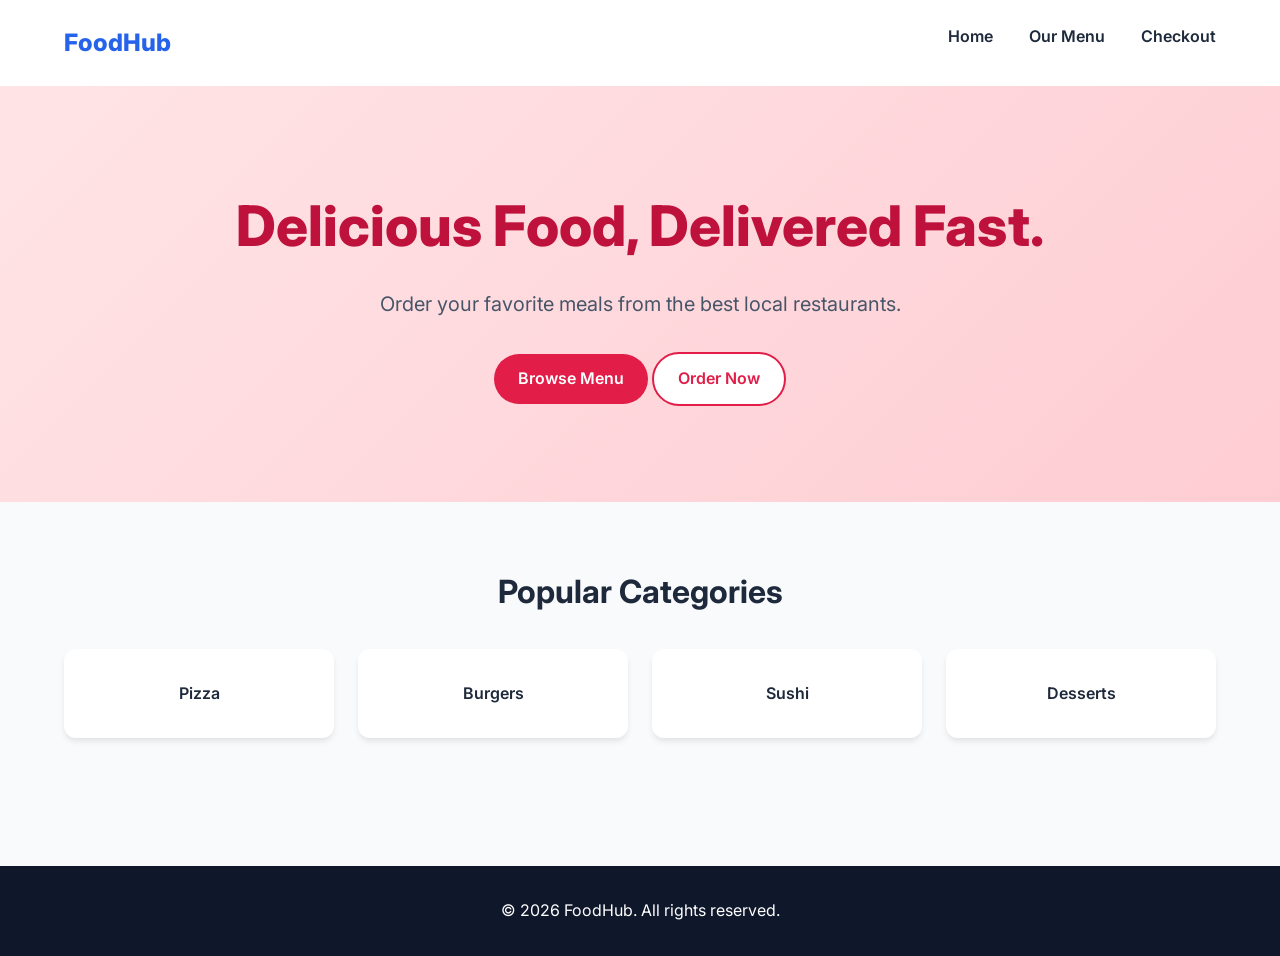
<file: index.html>
<!DOCTYPE html>
<html lang="en">
<head>
    <meta charset="UTF-8">
    <meta name="viewport" content="width=device-width, initial-scale=1.0">
    <title>FoodHub | Food Delivery Platform</title>
    <link href="https://fonts.googleapis.com/css2?family=Inter:wght@400;600;800&display=swap" rel="stylesheet">
    <link rel="stylesheet" href="style.css">
</head>
<body>
    <nav class="navbar">
        <div class="logo">FoodHub</div>
        <div class="nav-links">
            <a href="index.html">Home</a>
            <a href="menu.html">Our Menu</a>
            <a href="checkout.html">Checkout</a>
        </div>
    </nav>

    <header class="hero" style="background: linear-gradient(135deg, #ffe4e6 0%, #fecdd3 100%);">
        <div class="hero-content">
            <h1 style="color: #be123c;">Delicious Food, Delivered Fast.</h1>
            <p>Order your favorite meals from the best local restaurants.</p>
            <div class="cta-buttons">
                <a href="menu.html" class="btn btn-primary" style="background: #e11d48;">Browse Menu</a>
                <a href="checkout.html" class="btn btn-secondary" style="color: #e11d48; border-color: #e11d48;">Order Now</a>
            </div>
        </div>
    </header>

    <section class="categories">
        <h2>Popular Categories</h2>
        <div class="category-grid">
            <div class="category-card">Pizza</div>
            <div class="category-card">Burgers</div>
            <div class="category-card">Sushi</div>
            <div class="category-card">Desserts</div>
        </div>
    </section>

    <footer>
        <p>&copy; 2026 FoodHub. All rights reserved.</p>
    </footer>
</body>
</html>
</file>
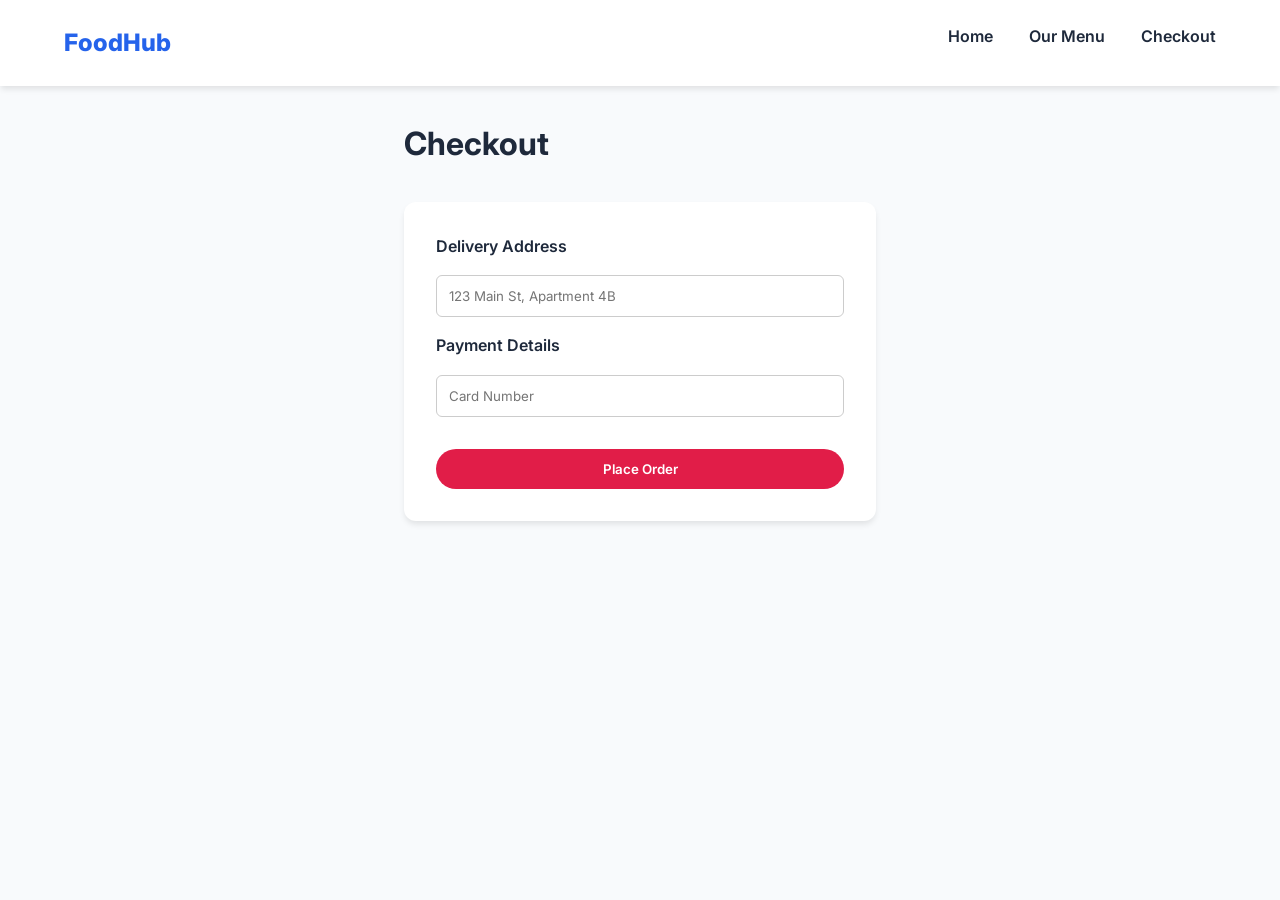
<file: checkout.html>
<!DOCTYPE html>
<html lang="en">
<head>
    <meta charset="UTF-8">
    <meta name="viewport" content="width=device-width, initial-scale=1.0">
    <title>Checkout | FoodHub</title>
    <link href="https://fonts.googleapis.com/css2?family=Inter:wght@400;600;800&display=swap" rel="stylesheet">
    <link rel="stylesheet" href="style.css">
</head>
<body>
    <nav class="navbar">
        <div class="logo">FoodHub</div>
        <div class="nav-links">
            <a href="index.html">Home</a>
            <a href="menu.html">Our Menu</a>
            <a href="checkout.html">Checkout</a>
        </div>
    </nav>
    <section class="categories" style="text-align:left; max-width:600px; margin:0 auto; padding-top:2rem;">
        <h2>Checkout</h2>
        <form style="display:flex; flex-direction:column; gap:1rem; margin-top:1.5rem; background:#fff; padding:2rem; border-radius:12px; box-shadow:0 4px 6px -1px rgb(0 0 0 / 0.1);">
            <label style="font-weight:600;">Delivery Address</label>
            <input type="text" placeholder="123 Main St, Apartment 4B" style="padding:0.75rem; border:1px solid #ccc; border-radius:6px;">
            
            <label style="font-weight:600;">Payment Details</label>
            <input type="text" placeholder="Card Number" style="padding:0.75rem; border:1px solid #ccc; border-radius:6px;">
            
            <button class="btn btn-primary" type="button" style="margin-top:1rem; border:none; cursor:pointer; background:#e11d48;">Place Order</button>
        </form>
    </section>
</body>
</html>
</file>
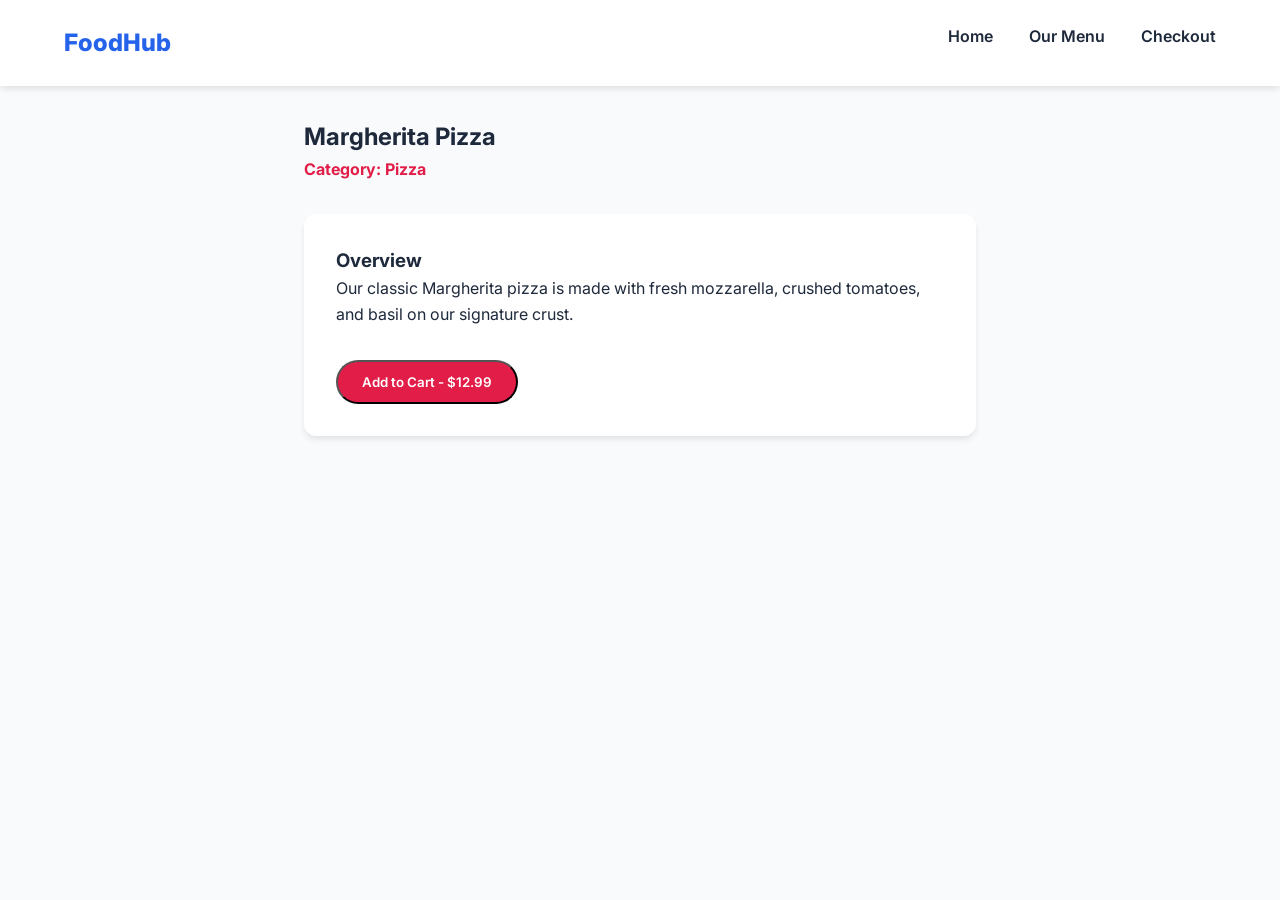
<file: item-details.html>
<!DOCTYPE html>
<html lang="en">
<head>
    <meta charset="UTF-8">
    <meta name="viewport" content="width=device-width, initial-scale=1.0">
    <title>Margherita Pizza | FoodHub</title>
    <link href="https://fonts.googleapis.com/css2?family=Inter:wght@400;600;800&display=swap" rel="stylesheet">
    <link rel="stylesheet" href="style.css">
</head>
<body>
    <nav class="navbar">
        <div class="logo">FoodHub</div>
        <div class="nav-links">
            <a href="index.html">Home</a>
            <a href="menu.html">Our Menu</a>
            <a href="checkout.html">Checkout</a>
        </div>
    </nav>
    <section class="categories" style="text-align:left; max-width:800px; margin:0 auto; padding-top:2rem;">
        <h1>Margherita Pizza</h1>
        <p style="color:#e11d48; font-weight:bold;">Category: Pizza</p>
        <div style="margin:2rem 0; background:#fff; padding:2rem; border-radius:12px; box-shadow:0 4px 6px -1px rgb(0 0 0 / 0.1);">
            <h3>Overview</h3>
            <p>Our classic Margherita pizza is made with fresh mozzarella, crushed tomatoes, and basil on our signature crust.</p>
            <div style="margin-top:2rem; display:flex; gap:1rem;">
                <button class="btn btn-primary" style="background:#e11d48;">Add to Cart - $12.99</button>
            </div>
        </div>
    </section>
</body>
</html>
</file>
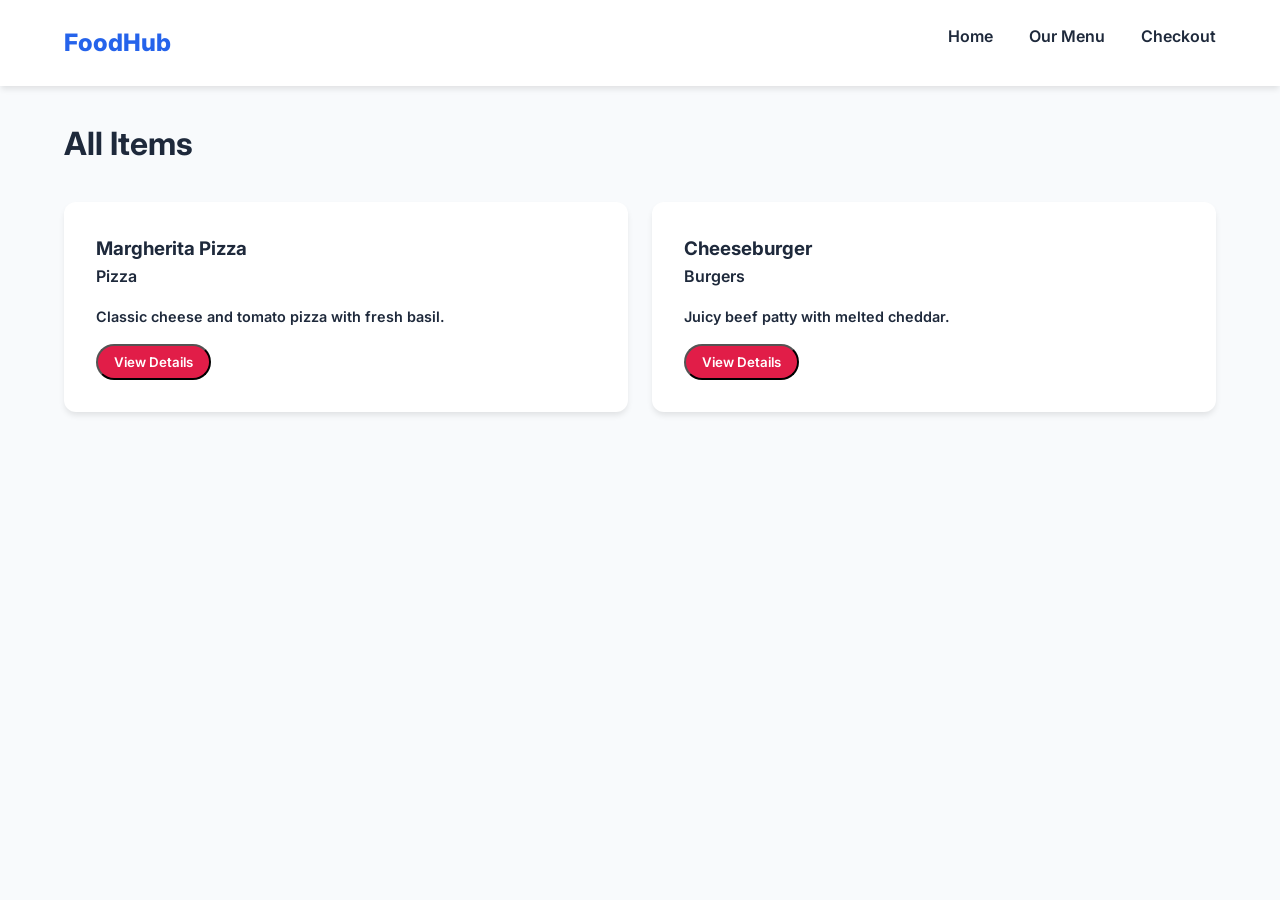
<file: menu.html>
<!DOCTYPE html>
<html lang="en">
<head>
    <meta charset="UTF-8">
    <meta name="viewport" content="width=device-width, initial-scale=1.0">
    <title>Menu | FoodHub</title>
    <link href="https://fonts.googleapis.com/css2?family=Inter:wght@400;600;800&display=swap" rel="stylesheet">
    <link rel="stylesheet" href="style.css">
</head>
<body>
    <nav class="navbar">
        <div class="logo">FoodHub</div>
        <div class="nav-links">
            <a href="index.html">Home</a>
            <a href="menu.html">Our Menu</a>
            <a href="checkout.html">Checkout</a>
        </div>
    </nav>
    <section class="categories" style="text-align:left; padding-top:2rem;">
        <h2>All Items</h2>
        <div class="category-grid">
            <div class="category-card" onclick="window.location.href='item-details.html'">
                <h3>Margherita Pizza</h3>
                <p>Pizza</p>
                <p style="margin-top:1rem;font-size:0.9rem;">Classic cheese and tomato pizza with fresh basil.</p>
                <button class="btn btn-primary" style="margin-top:1rem; padding:0.5rem 1rem; background: #e11d48;">View Details</button>
            </div>
            <div class="category-card">
                <h3>Cheeseburger</h3>
                <p>Burgers</p>
                <p style="margin-top:1rem;font-size:0.9rem;">Juicy beef patty with melted cheddar.</p>
                <button class="btn btn-primary" style="margin-top:1rem; padding:0.5rem 1rem; background: #e11d48;">View Details</button>
            </div>
        </div>
    </section>
</body>
</html>
</file>
<file: style.css>
:root {
    --primary-color: #2563eb;
    --secondary-color: #4f46e5;
    --bg-color: #f8fafc;
    --text-color: #1e293b;
}

* {
    margin: 0;
    padding: 0;
    box-sizing: border-box;
    font-family: 'Inter', sans-serif;
}

body {
    background-color: var(--bg-color);
    color: var(--text-color);
    line-height: 1.6;
}

.navbar {
    display: flex;
    justify-content: space-between;
    padding: 1.5rem 5%;
    background: white;
    box-shadow: 0 4px 6px -1px rgb(0 0 0 / 0.1);
}

.logo {
    font-size: 1.5rem;
    font-weight: 800;
    color: var(--primary-color);
}

.nav-links a {
    text-decoration: none;
    color: var(--text-color);
    margin-left: 2rem;
    font-weight: 600;
}

.hero {
    text-align: center;
    padding: 6rem 1rem;
    background: linear-gradient(135deg, #e0e7ff 0%, #f3e8ff 100%);
}

.hero h1 {
    font-size: 3.5rem;
    margin-bottom: 1rem;
    font-weight: 800;
}

.hero p {
    font-size: 1.25rem;
    max-width: 600px;
    margin: 0 auto 2rem;
    color: #475569;
}

.btn {
    padding: 0.75rem 1.5rem;
    border-radius: 9999px;
    text-decoration: none;
    font-weight: 600;
    transition: transform 0.2s;
    display: inline-block;
}

.btn:hover {
    transform: translateY(-2px);
}

.btn-primary {
    background: var(--primary-color);
    color: white;
}

.btn-secondary {
    background: white;
    color: var(--primary-color);
    border: 2px solid var(--primary-color);
}

.categories {
    padding: 4rem 5%;
    text-align: center;
}

.categories h2 {
    font-size: 2rem;
    margin-bottom: 2rem;
}

.category-grid {
    display: grid;
    grid-template-columns: repeat(auto-fit, minmax(250px, 1fr));
    gap: 1.5rem;
}

.category-card {
    background: white;
    padding: 2rem;
    border-radius: 12px;
    box-shadow: 0 4px 6px -1px rgb(0 0 0 / 0.1);
    font-weight: 600;
    cursor: pointer;
    transition: transform 0.2s, box-shadow 0.2s;
}

.category-card:hover {
    transform: translateY(-4px);
    box-shadow: 0 10px 15px -3px rgb(0 0 0 / 0.1);
}

footer {
    text-align: center;
    padding: 2rem;
    background: #0f172a;
    color: white;
    margin-top: 4rem;
}
</file>
